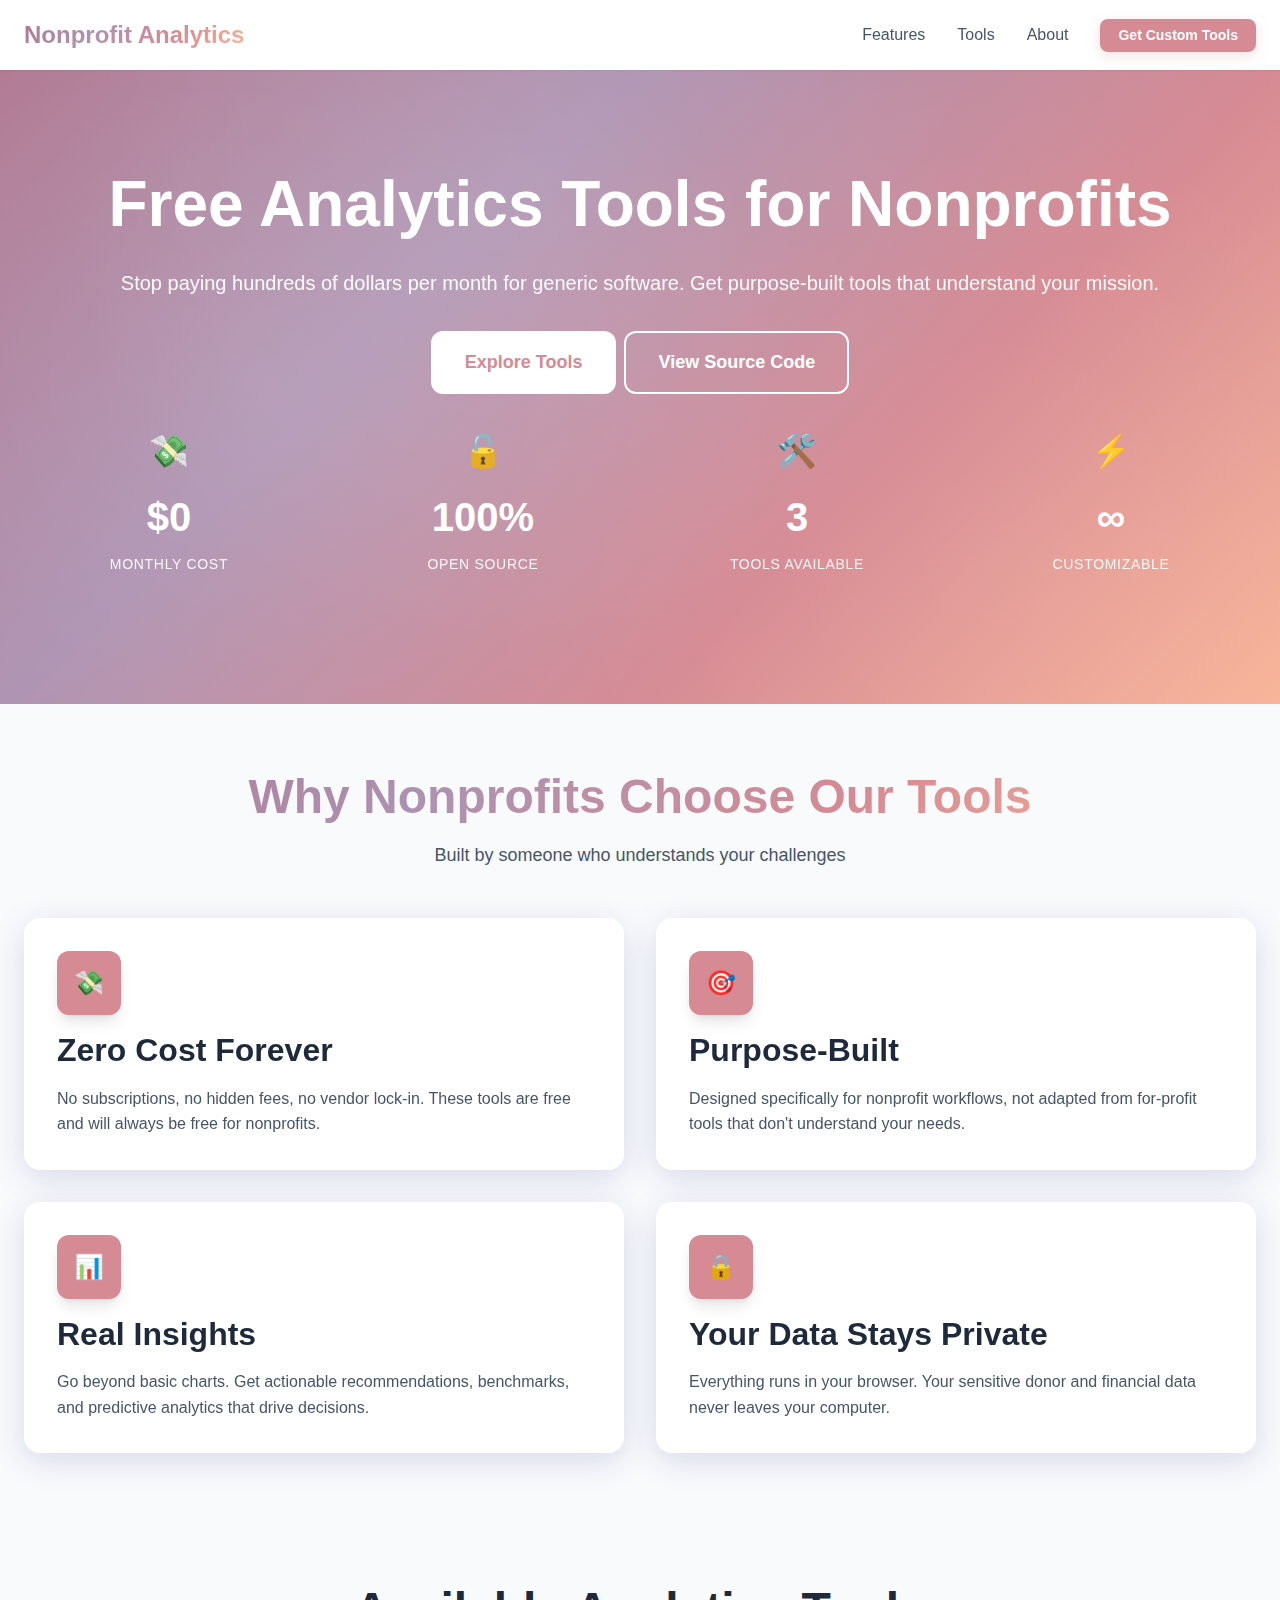
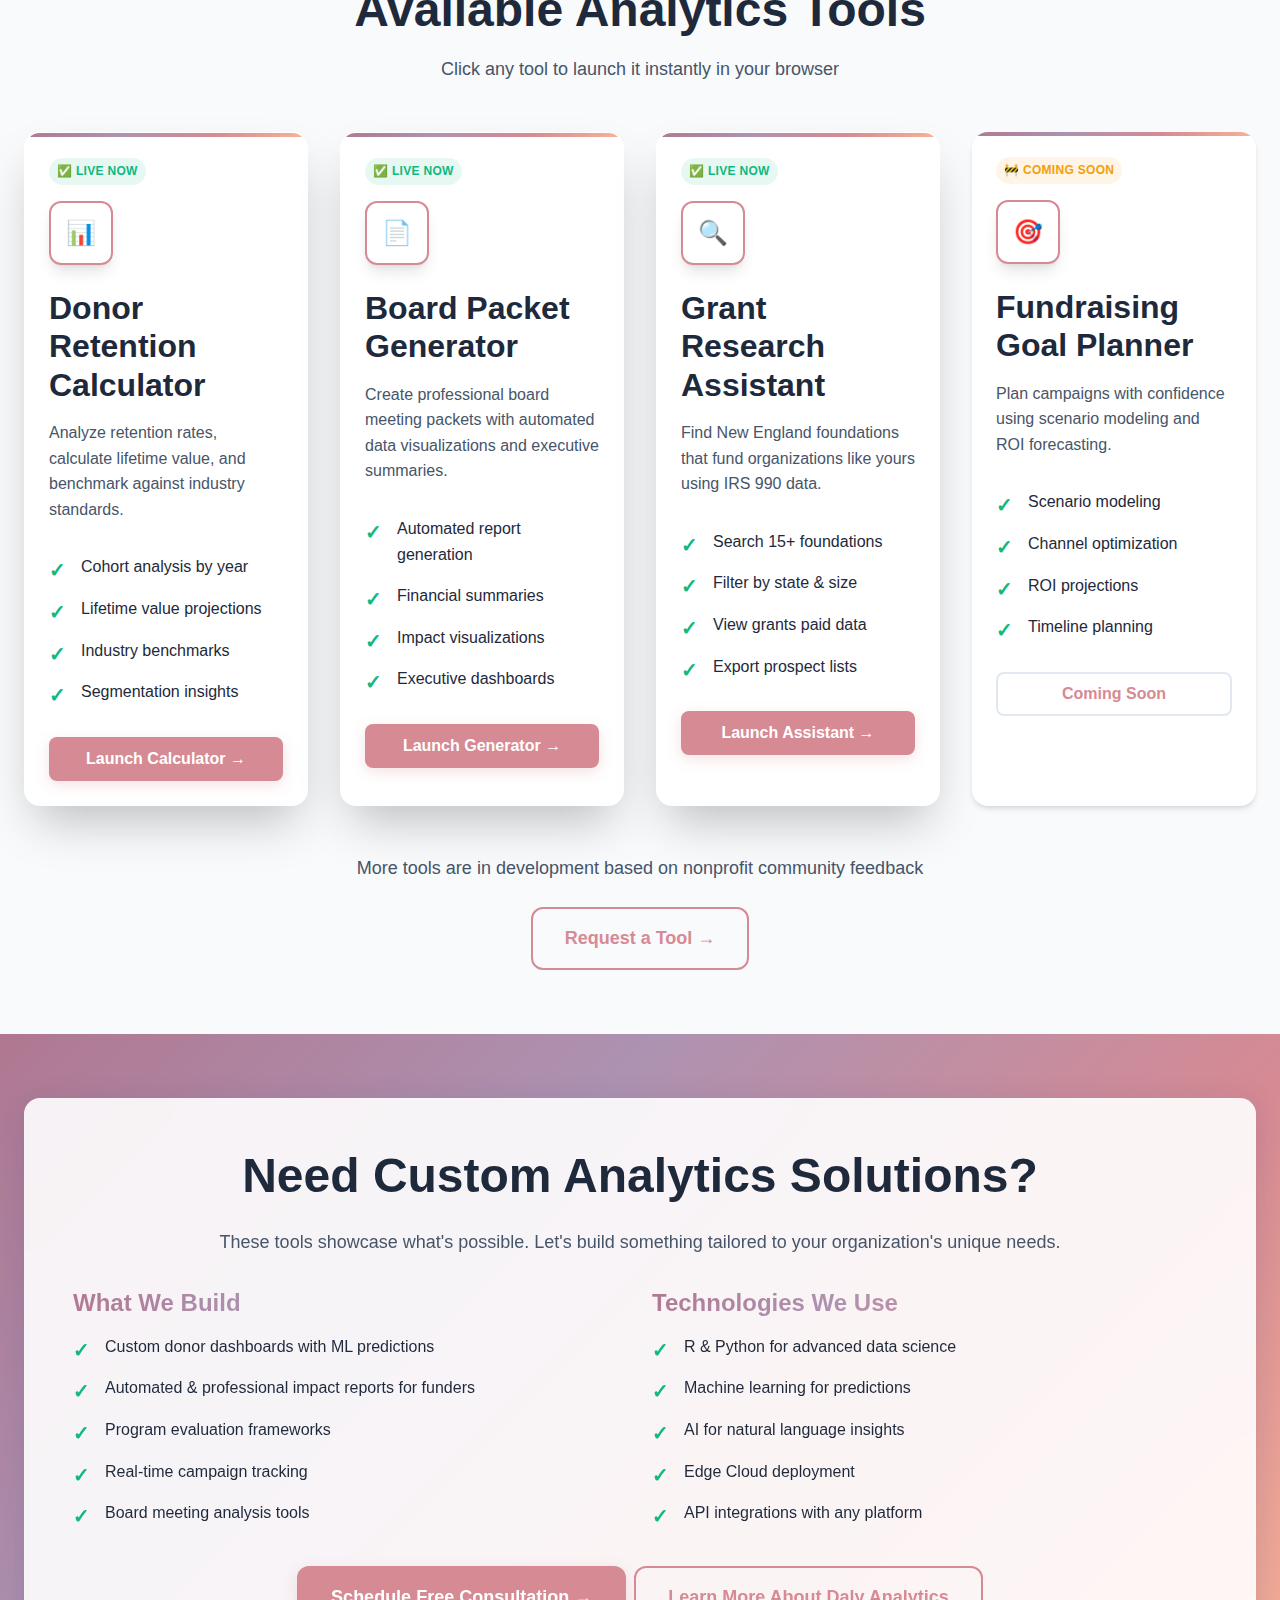
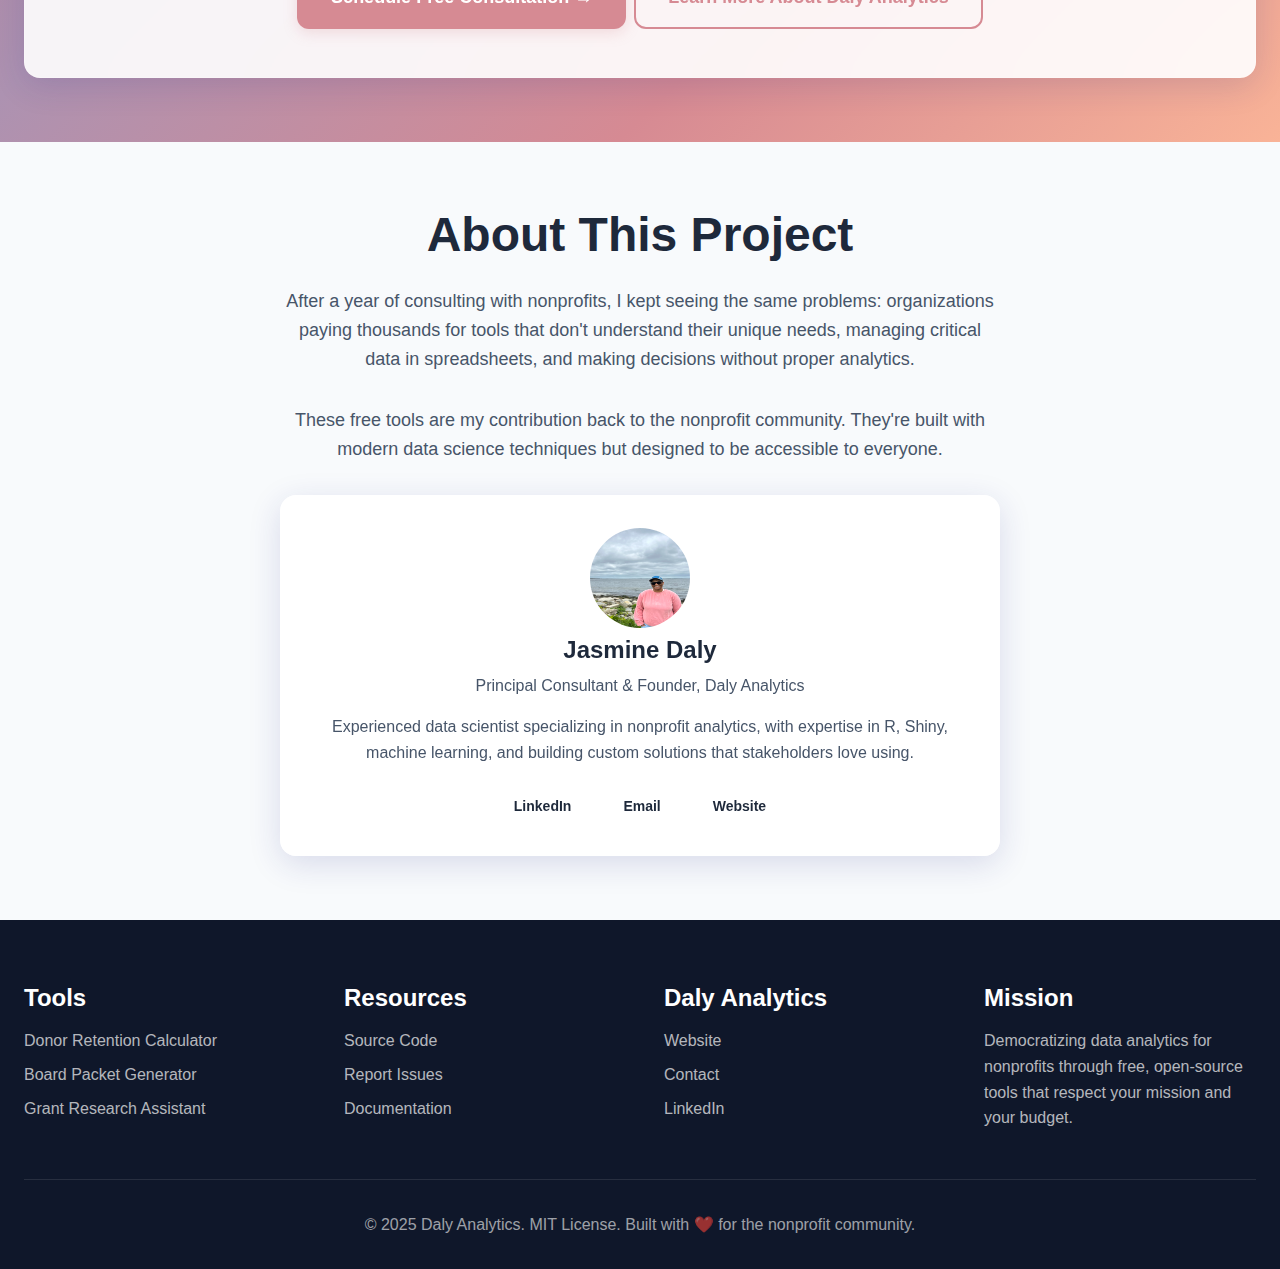
<file: index.html>
<!DOCTYPE html>
<html lang="en">
<head>
    <meta charset="UTF-8">
    <meta name="viewport" content="width=device-width, initial-scale=1.0">
    <title>Free Nonprofit Analytics Tools | Daly Analytics</title>
    <meta name="description" content="Free analytics tools built specifically for nonprofits. Calculate donor retention, create board meeting packets, track grants, and plan fundraising campaigns with data-driven insights.">
    <meta name="keywords" content="nonprofit analytics, donor retention, grant tracking, fundraising tools, nonprofit CRM, data analysis">
    
    <meta property="og:title" content="Free Nonprofit Analytics Tools | Daly Analytics">
    <meta property="og:description" content="Replace expensive subscriptions with free tools built specifically for nonprofits.">
    <meta property="og:type" content="website">
    <meta property="og:url" content="https://dalyanalytics.github.io/nonprofit-analytics-tools/">
    
    <link rel="stylesheet" href="./assets/css/style.css">
</head>
<body>
    <nav class="navbar">
        <div class="container">
            <div class="navbar-container">
                <a href="#" class="navbar-brand">
                    <span class="text-gradient">Nonprofit Analytics</span>
                </a>
                <ul class="navbar-menu">
                    <li><a href="#features" class="navbar-link">Features</a></li>
                    <li><a href="#tools" class="navbar-link">Tools</a></li>
                    <li><a href="#about" class="navbar-link">About</a></li>
                    <li><a href="https://www.dalyanalytics.com/contact" class="btn btn-primary btn-sm">Get Custom Tools</a></li>
                </ul>
            </div>
        </div>
    </nav>

    <section class="hero-pattern text-white">
        <div class="container">
            <div class="section-lg text-center">
                <h1 class="text-white animate-fade-in">Free Analytics Tools for Nonprofits</h1>
                <p class="text-xl mb-xl text-white" style="opacity: 0.95;">
                    Stop paying hundreds of dollars per month for generic software. Get purpose-built tools that understand your mission.
                </p>
                <div class="btn-group justify-center">
                    <a href="#tools" class="btn btn-lg" style="background: white; color: var(--primary-color);">
                        Explore Tools
                    </a>
                    <a href="https://github.com/dalyanalytics/nonprofit-analytics-tools" class="btn btn-lg btn-outline" style="border-color: white; color: white;">
                        View Source Code
                    </a>
                </div>
                
                <div class="grid grid-cols-4 md:grid-cols-4 sm:grid-cols-2 gap-lg mt-3xl">
                    <div class="stat-card animate-slide-up">
                        <div style="font-size: 2rem; margin-bottom: 0.5rem; color: white;">💸</div>
                        <div class="stat-value" style="color: white !important;">$0</div>
                        <div class="stat-label" style="color: white !important; opacity: 0.9;">Monthly Cost</div>
                    </div>
                    <div class="stat-card animate-slide-up" style="animation-delay: 0.1s;">
                        <div style="font-size: 2rem; margin-bottom: 0.5rem; color: white;">🔓</div>
                        <div class="stat-value" style="color: white !important;">100%</div>
                        <div class="stat-label" style="color: white !important; opacity: 0.9;">Open Source</div>
                    </div>
                    <div class="stat-card animate-slide-up" style="animation-delay: 0.2s;">
                        <div style="font-size: 2rem; margin-bottom: 0.5rem; color: white;">🛠️</div>
                        <div class="stat-value" style="color: white !important;">3</div>
                        <div class="stat-label" style="color: white !important; opacity: 0.9;">Tools Available</div>
                    </div>
                    <div class="stat-card animate-slide-up" style="animation-delay: 0.3s;">
                        <div style="font-size: 2rem; margin-bottom: 0.5rem; color: white;">⚡</div>
                        <div class="stat-value" style="color: white !important;">∞</div>
                        <div class="stat-label" style="color: white !important; opacity: 0.9;">Customizable</div>
                    </div>
                </div>
            </div>
        </div>
    </section>

    <section id="features" class="section bg-secondary">
        <div class="container">
            <div class="text-center mb-2xl">
                <h2 class="text-gradient">Why Nonprofits Choose Our Tools</h2>
                <p class="text-lg text-secondary">Built by someone who understands your challenges</p>
            </div>
            
            <div class="grid grid-cols-2 md:grid-cols-2 sm:grid-cols-1 gap-xl">
                <div class="card card-glass p-xl animate-fade-in">
                    <div class="feature-icon">💸</div>
                    <h3>Zero Cost Forever</h3>
                    <p class="text-secondary">
                        No subscriptions, no hidden fees, no vendor lock-in. These tools are free and will always be free for nonprofits.
                    </p>
                </div>
                
                <div class="card card-glass p-xl animate-fade-in" style="animation-delay: 0.1s;">
                    <div class="feature-icon">🎯</div>
                    <h3>Purpose-Built</h3>
                    <p class="text-secondary">
                        Designed specifically for nonprofit workflows, not adapted from for-profit tools that don't understand your needs.
                    </p>
                </div>
                
                <div class="card card-glass p-xl animate-fade-in" style="animation-delay: 0.2s;">
                    <div class="feature-icon">📊</div>
                    <h3>Real Insights</h3>
                    <p class="text-secondary">
                        Go beyond basic charts. Get actionable recommendations, benchmarks, and predictive analytics that drive decisions.
                    </p>
                </div>
                
                <div class="card card-glass p-xl animate-fade-in" style="animation-delay: 0.3s;">
                    <div class="feature-icon">🔒</div>
                    <h3>Your Data Stays Private</h3>
                    <p class="text-secondary">
                        Everything runs in your browser. Your sensitive donor and financial data never leaves your computer.
                    </p>
                </div>
            </div>
        </div>
    </section>

    <section id="tools" class="section">
        <div class="container">
            <div class="text-center mb-2xl">
                <h2>Available Analytics Tools</h2>
                <p class="text-lg text-secondary">Click any tool to launch it instantly in your browser</p>
            </div>
            
            <div class="grid grid-cols-4 lg:grid-cols-4 md:grid-cols-2 sm:grid-cols-1 gap-xl">
                <div class="card card-gradient card-floating animate-scale">
                    <div class="card-body">
                        <div class="badge badge-success mb-md">✅ Live Now</div>
                        <div class="feature-icon feature-icon-outline mb-lg">📊</div>
                        <h3>Donor Retention Calculator</h3>
                        <p class="text-secondary mb-lg">
                            Analyze retention rates, calculate lifetime value, and benchmark against industry standards.
                        </p>
                        <ul class="list-feature mb-lg">
                            <li>Cohort analysis by year</li>
                            <li>Lifetime value projections</li>
                            <li>Industry benchmarks</li>
                            <li>Segmentation insights</li>
                        </ul>
                        <a href="./donor-retention-calculator/" class="btn btn-primary w-full" target="_blank">
                            Launch Calculator →
                        </a>
                    </div>
                </div>
                
                <div class="card card-gradient card-floating animate-scale" style="animation-delay: 0.1s;">
                    <div class="card-body">
                        <div class="badge badge-success mb-md">✅ Live Now</div>
                        <div class="feature-icon feature-icon-outline mb-lg">📄</div>
                        <h3>Board Packet Generator</h3>
                        <p class="text-secondary mb-lg">
                            Create professional board meeting packets with automated data visualizations and executive summaries.
                        </p>
                        <ul class="list-feature mb-lg">
                            <li>Automated report generation</li>
                            <li>Financial summaries</li>
                            <li>Impact visualizations</li>
                            <li>Executive dashboards</li>
                        </ul>
                        <a href="./board-packet-generator/" class="btn btn-primary w-full" target="_blank">
                            Launch Generator →
                        </a>
                    </div>
                </div>
                
                <div class="card card-gradient card-floating animate-scale" style="animation-delay: 0.2s;">
                    <div class="card-body">
                        <div class="badge badge-success mb-md">✅ Live Now</div>
                        <div class="feature-icon feature-icon-outline mb-lg">🔍</div>
                        <h3>Grant Research Assistant</h3>
                        <p class="text-secondary mb-lg">
                            Find New England foundations that fund organizations like yours using IRS 990 data.
                        </p>
                        <ul class="list-feature mb-lg">
                            <li>Search 15+ foundations</li>
                            <li>Filter by state & size</li>
                            <li>View grants paid data</li>
                            <li>Export prospect lists</li>
                        </ul>
                        <a href="https://dalyanalytics.shinyapps.io/grant-research-assistant/" class="btn btn-primary w-full" target="_blank">
                            Launch Assistant →
                        </a>
                    </div>
                </div>

                <div class="card card-gradient animate-scale" style="animation-delay: 0.3s;">
                    <div class="card-body">
                        <div class="badge badge-warning mb-md">🚧 Coming Soon</div>
                        <div class="feature-icon feature-icon-outline mb-lg">🎯</div>
                        <h3>Fundraising Goal Planner</h3>
                        <p class="text-secondary mb-lg">
                            Plan campaigns with confidence using scenario modeling and ROI forecasting.
                        </p>
                        <ul class="list-feature mb-lg">
                            <li>Scenario modeling</li>
                            <li>Channel optimization</li>
                            <li>ROI projections</li>
                            <li>Timeline planning</li>
                        </ul>
                        <button class="btn btn-secondary w-full" disabled>
                            Coming Soon
                        </button>
                    </div>
                </div>
            </div>
            
            <div class="text-center mt-2xl">
                <p class="text-lg text-secondary mb-lg">
                    More tools are in development based on nonprofit community feedback
                </p>
                <a href="https://github.com/dalyanalytics/nonprofit-analytics-tools/issues" class="btn btn-outline btn-lg">
                    Request a Tool →
                </a>
            </div>
        </div>
    </section>

    <section class="section" style="background: var(--primary-gradient);">
        <div class="container">
            <div class="card card-glass p-2xl">
                <div class="text-center">
                    <h2 class="mb-lg">Need Custom Analytics Solutions?</h2>
                    <p class="text-lg text-secondary mb-xl">
                        These tools showcase what's possible. Let's build something tailored to your organization's unique needs.
                    </p>
                    
                    <div class="grid grid-cols-2 md:grid-cols-2 sm:grid-cols-1 gap-lg mb-xl">
                        <div class="text-left">
                            <h4 class="text-gradient">What We Build</h4>
                            <ul class="list-feature">
                                <li>Custom donor dashboards with ML predictions</li>
                                <li>Automated & professional impact reports for funders</li>
                                <li>Program evaluation frameworks</li>
                                <li>Real-time campaign tracking</li>
                                <li>Board meeting analysis tools</li>
                            </ul>
                        </div>
                        <div class="text-left">
                            <h4 class="text-gradient">Technologies We Use</h4>
                            <ul class="list-feature">
                                <li>R & Python for advanced data science</li>
                                <li>Machine learning for predictions</li>
                                <li>AI for natural language insights</li>
                                <li>Edge Cloud deployment</li>
                                <li>API integrations with any platform</li>
                            </ul>
                        </div>
                    </div>
                    
                    <div class="btn-group justify-center">
                        <a href="https://www.dalyanalytics.com/contact" class="btn btn-primary btn-lg">
                            Schedule Free Consultation →
                        </a>
                        <a href="https://www.dalyanalytics.com" class="btn btn-outline btn-lg">
                            Learn More About Daly Analytics
                        </a>
                    </div>
                </div>
            </div>
        </div>
    </section>

    <section id="about" class="section bg-secondary">
        <div class="container container-md">
            <div class="text-center">
                <h2 class="mb-lg">About This Project</h2>
                <p class="text-lg text-secondary mb-xl">
                    After a year of consulting with nonprofits, I kept seeing the same problems: 
                    organizations paying thousands for tools that don't understand their unique needs, 
                    managing critical data in spreadsheets, and making decisions without proper analytics.
                </p>
                <p class="text-lg text-secondary mb-xl">
                    These free tools are my contribution back to the nonprofit community. They're built 
                    with modern data science techniques but designed to be accessible to everyone.
                </p>
                <div class="card card-glass p-xl">
                    <img src="assets/profile_picture_2024.jpeg" alt="Jasmine Daly" class="mb-md" style="width: 100px; height: 100px; border-radius: 50%; margin: 0 auto;">
                    <h4>Jasmine Daly</h4>
                    <p class="text-secondary mb-md">Principal Consultant & Founder, Daly Analytics</p>
                    <p class="text-secondary">
                        Experienced data scientist specializing in nonprofit analytics, with expertise in R, Shiny, 
                        machine learning, and building custom solutions that stakeholders love using.
                    </p>
                    <div class="flex gap-md justify-center mt-lg">
                        <a href="https://www.linkedin.com/in/jasminemdaly/" class="btn btn-ghost btn-sm">LinkedIn</a>
                        <a href="mailto:hello@dalyanalytics.com" class="btn btn-ghost btn-sm">Email</a>
                        <a href="https://www.dalyanalytics.com" class="btn btn-ghost btn-sm">Website</a>
                    </div>
                </div>
            </div>
        </div>
    </section>

    <footer class="footer">
        <div class="container">
            <div class="footer-content">
                <div class="footer-section">
                    <h4>Tools</h4>
                    <ul class="list-unstyled">
                        <li class="mb-sm"><a href="./donor-retention-calculator/" class="footer-link">Donor Retention Calculator</a></li>
                        <li class="mb-sm"><a href="./board-packet-generator/" class="footer-link">Board Packet Generator</a></li>
                        <li class="mb-sm"><a href="https://dalyanalytics.shinyapps.io/grant-research-assistant/" class="footer-link">Grant Research Assistant</a></li>
                    </ul>
                </div>
                <div class="footer-section">
                    <h4>Resources</h4>
                    <ul class="list-unstyled">
                        <li class="mb-sm"><a href="https://github.com/dalyanalytics/nonprofit-analytics-tools" class="footer-link">Source Code</a></li>
                        <li class="mb-sm"><a href="https://github.com/dalyanalytics/nonprofit-analytics-tools/issues" class="footer-link">Report Issues</a></li>
                        <li class="mb-sm"><a href="#" class="footer-link">Documentation</a></li>
                    </ul>
                </div>
                <div class="footer-section">
                    <h4>Daly Analytics</h4>
                    <ul class="list-unstyled">
                        <li class="mb-sm"><a href="https://www.dalyanalytics.com" class="footer-link">Website</a></li>
                        <li class="mb-sm"><a href="https://www.dalyanalytics.com/contact" class="footer-link">Contact</a></li>
                        <li class="mb-sm"><a href="https://www.linkedin.com/in/jasminemdaly/" class="footer-link">LinkedIn</a></li>
                    </ul>
                </div>
                <div class="footer-section">
                    <h4>Mission</h4>
                    <p style="color: rgba(255,255,255,0.7); line-height: 1.6;">
                        Democratizing data analytics for nonprofits through free, 
                        open-source tools that respect your mission and your budget.
                    </p>
                </div>
            </div>
            <div class="footer-bottom">
                <p>© 2025 Daly Analytics. MIT License. Built with ❤️ for the nonprofit community.</p>
            </div>
        </div>
    </footer>
</body>
</html>
</file>
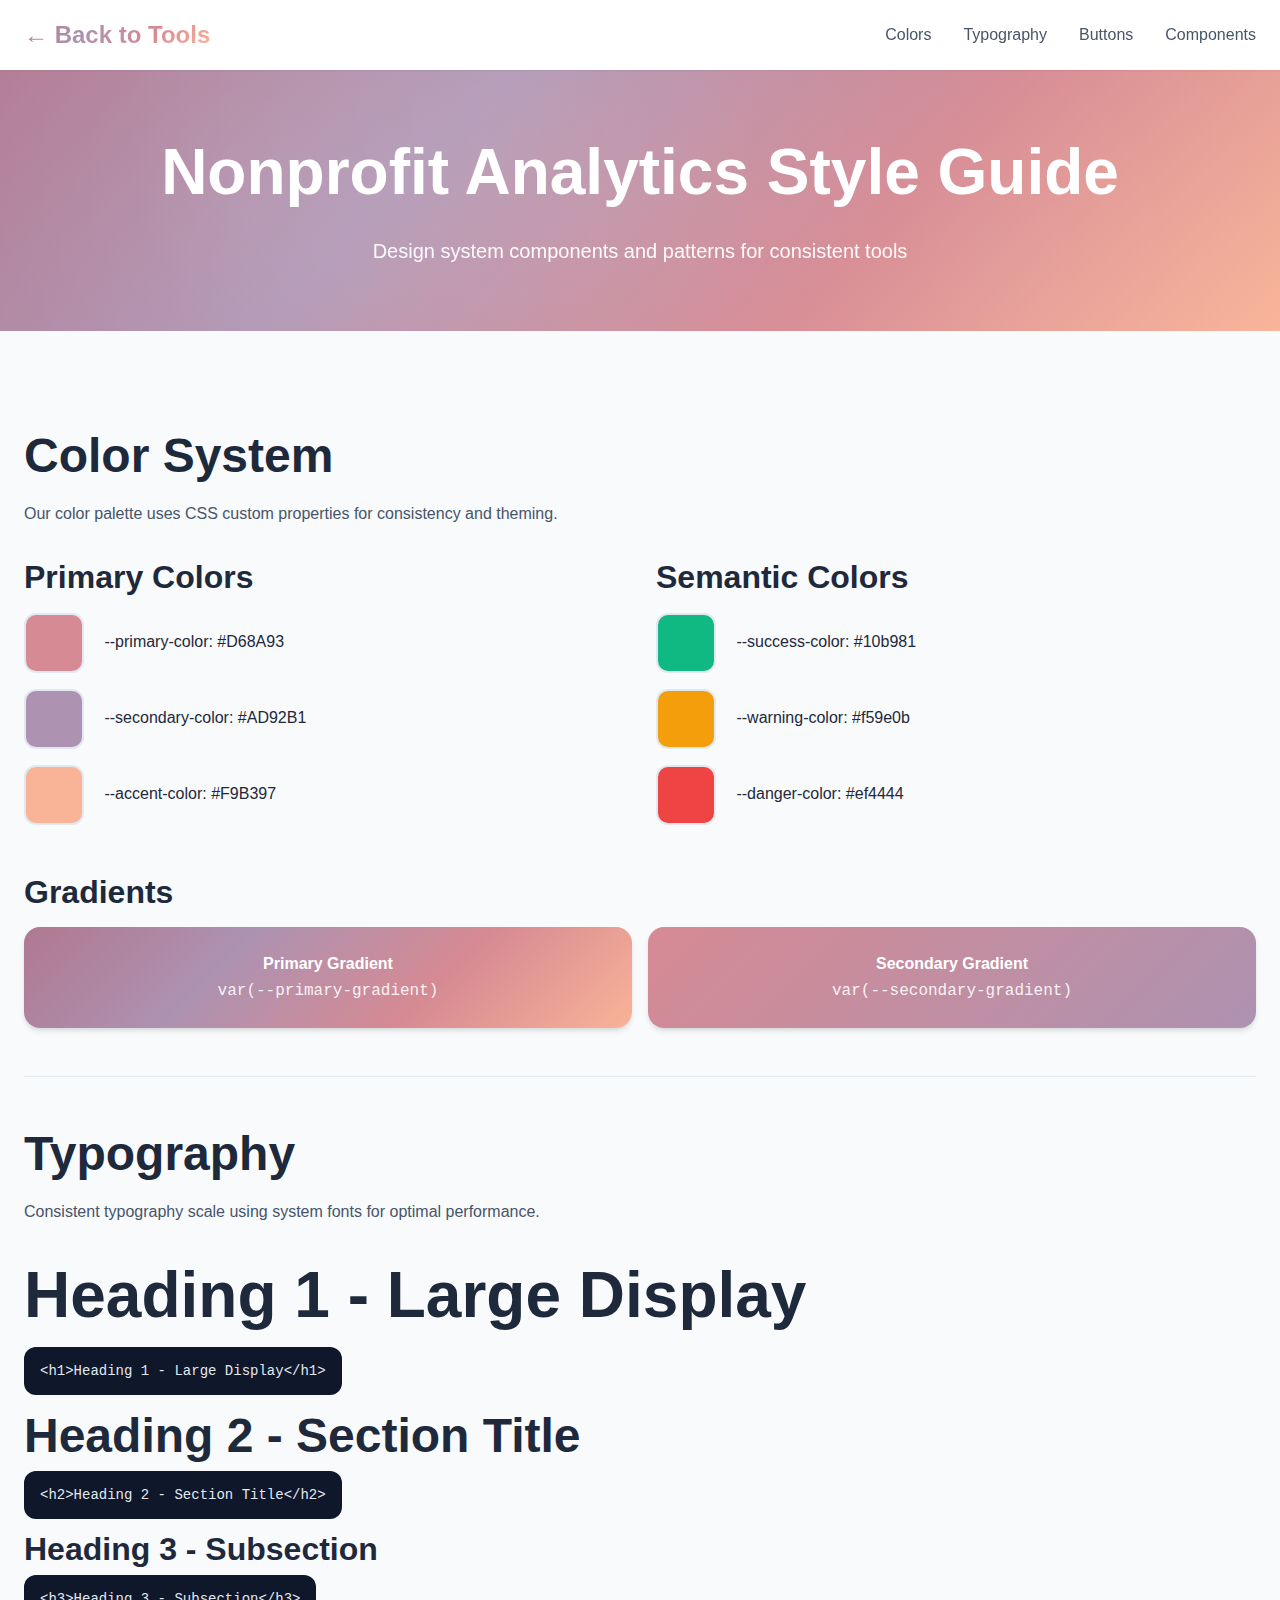
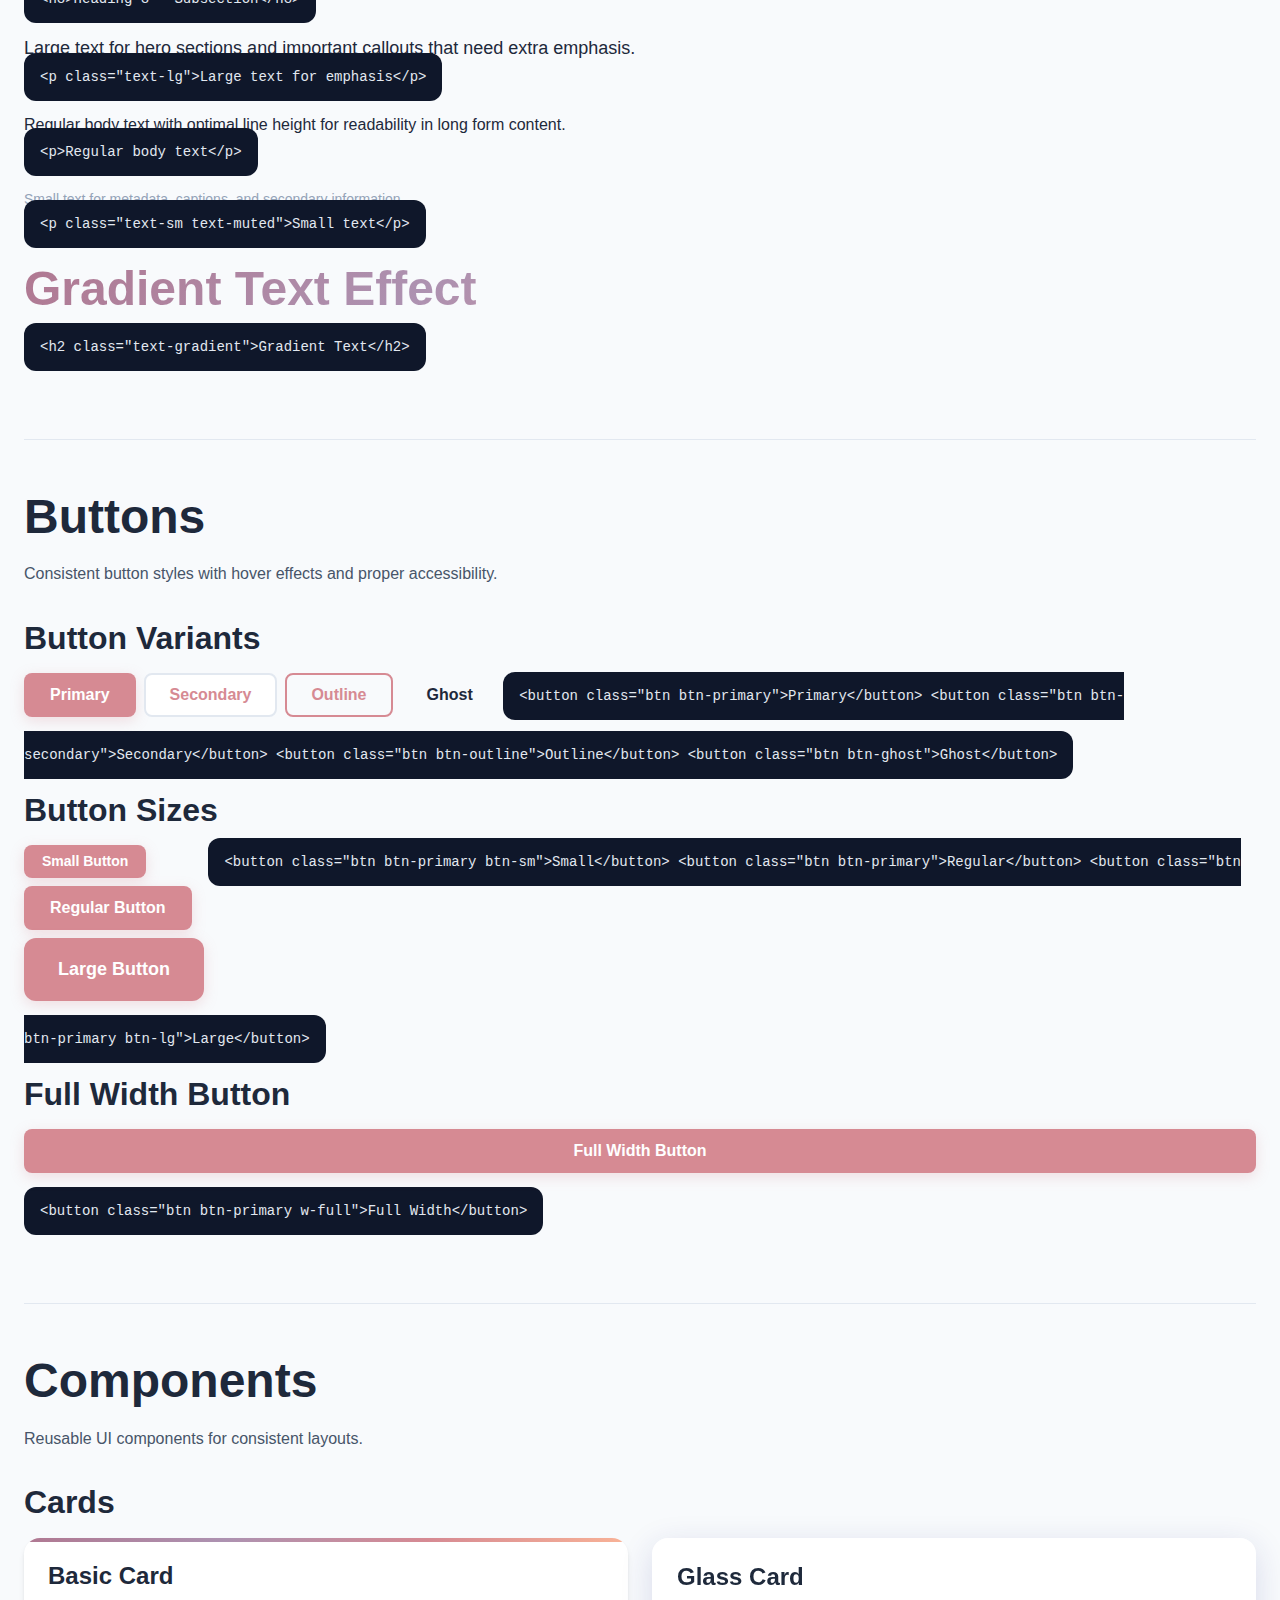
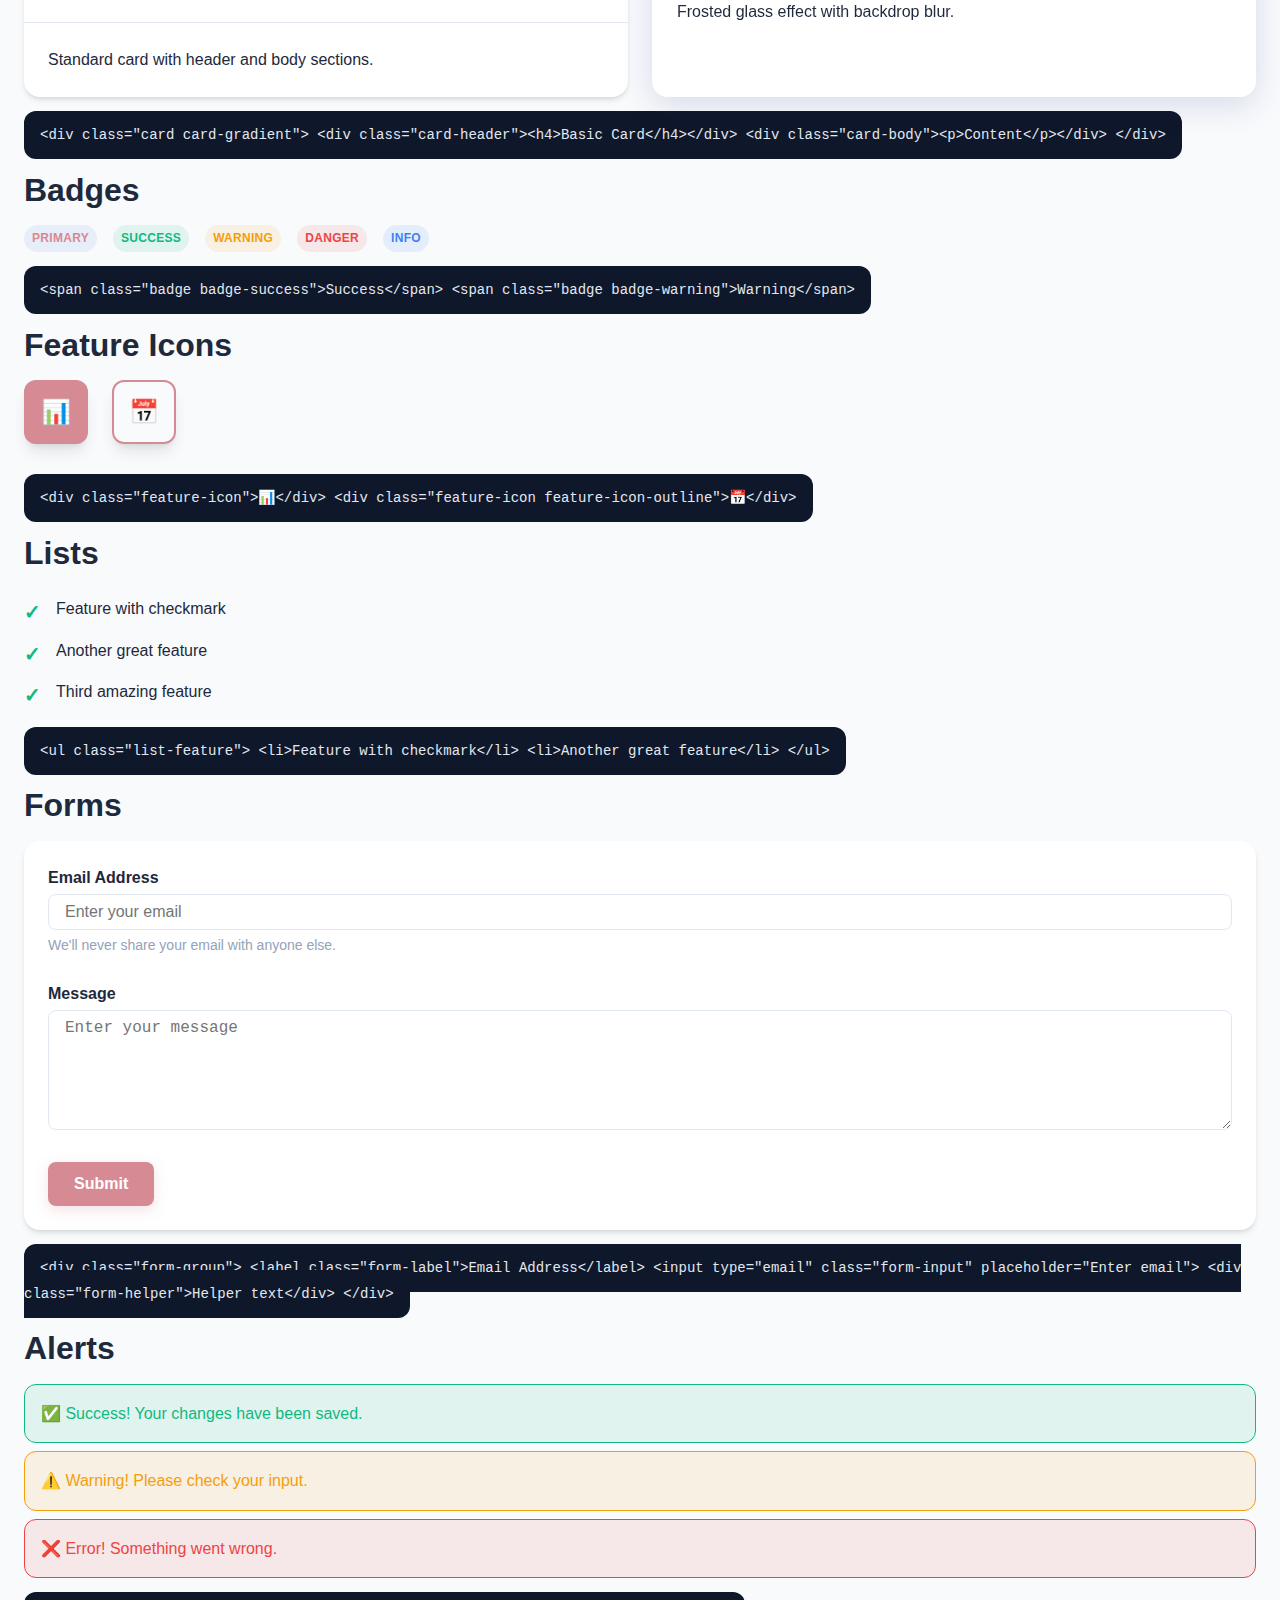
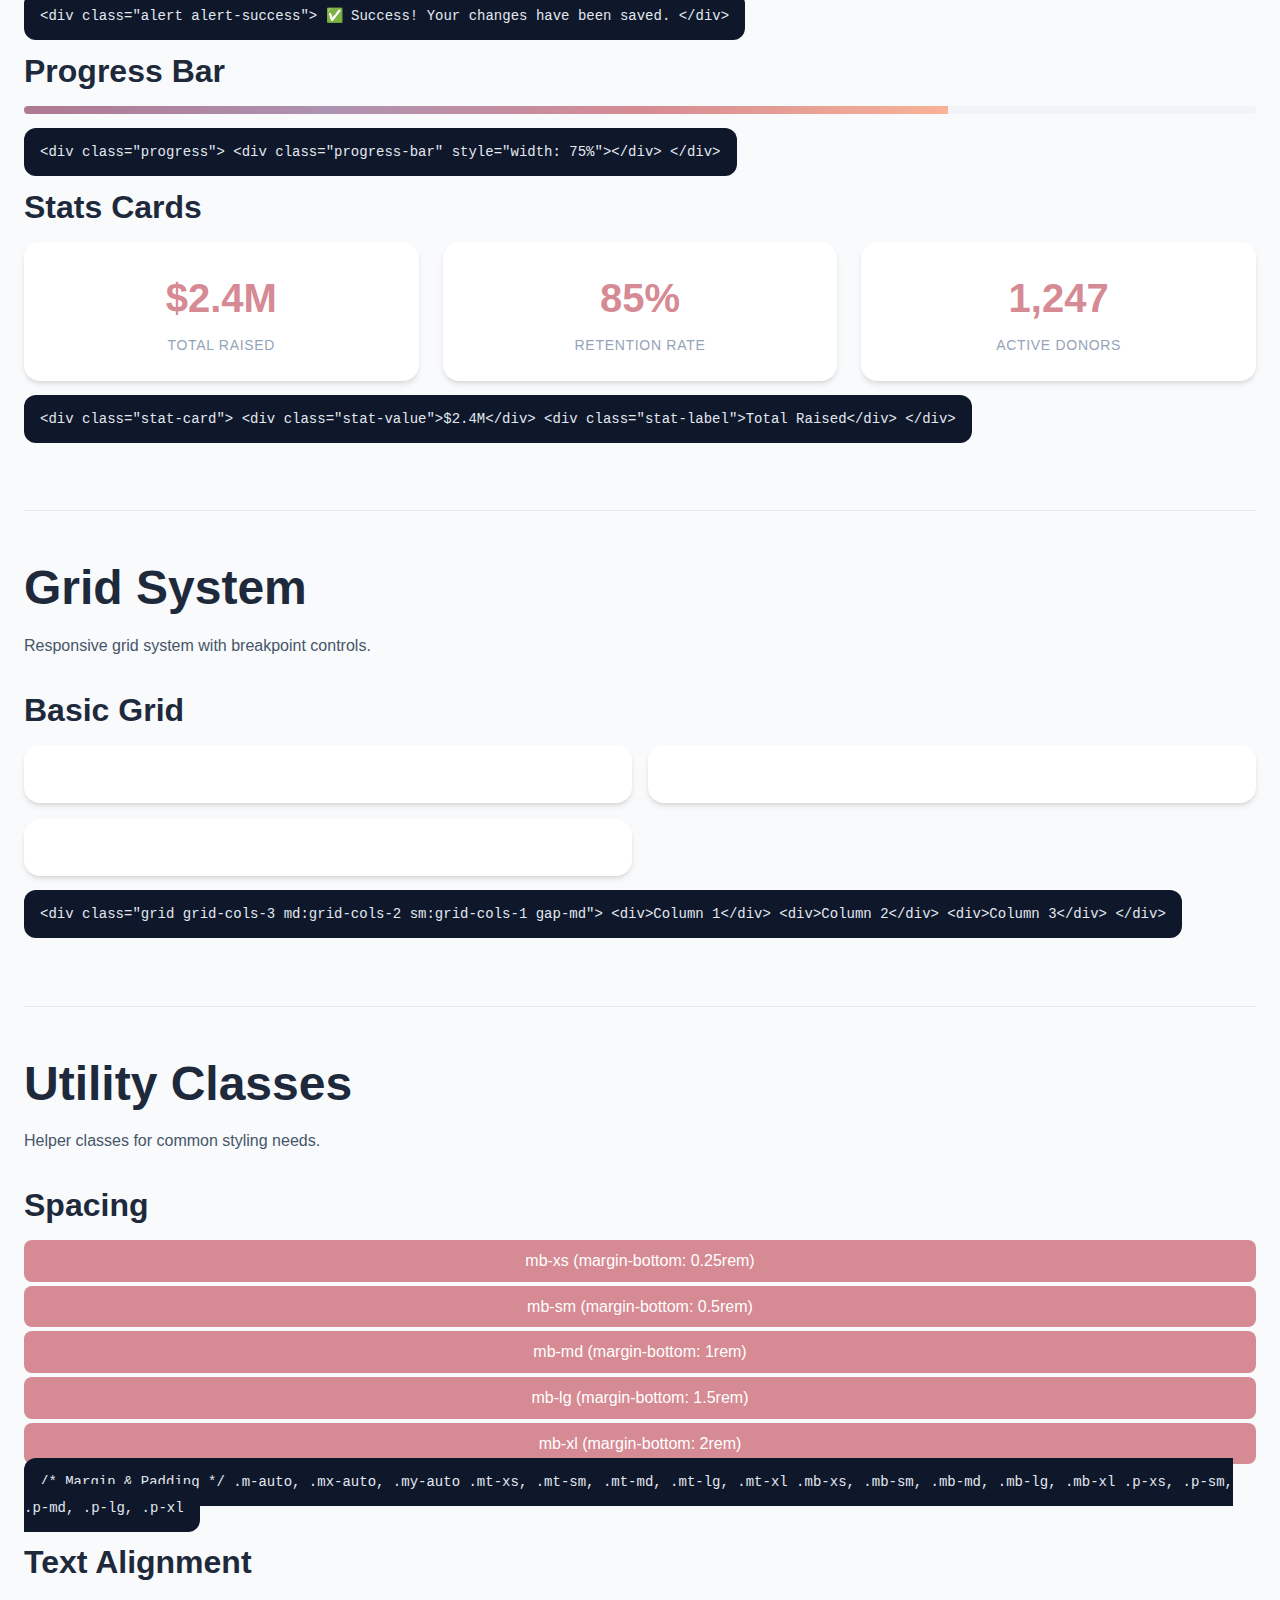
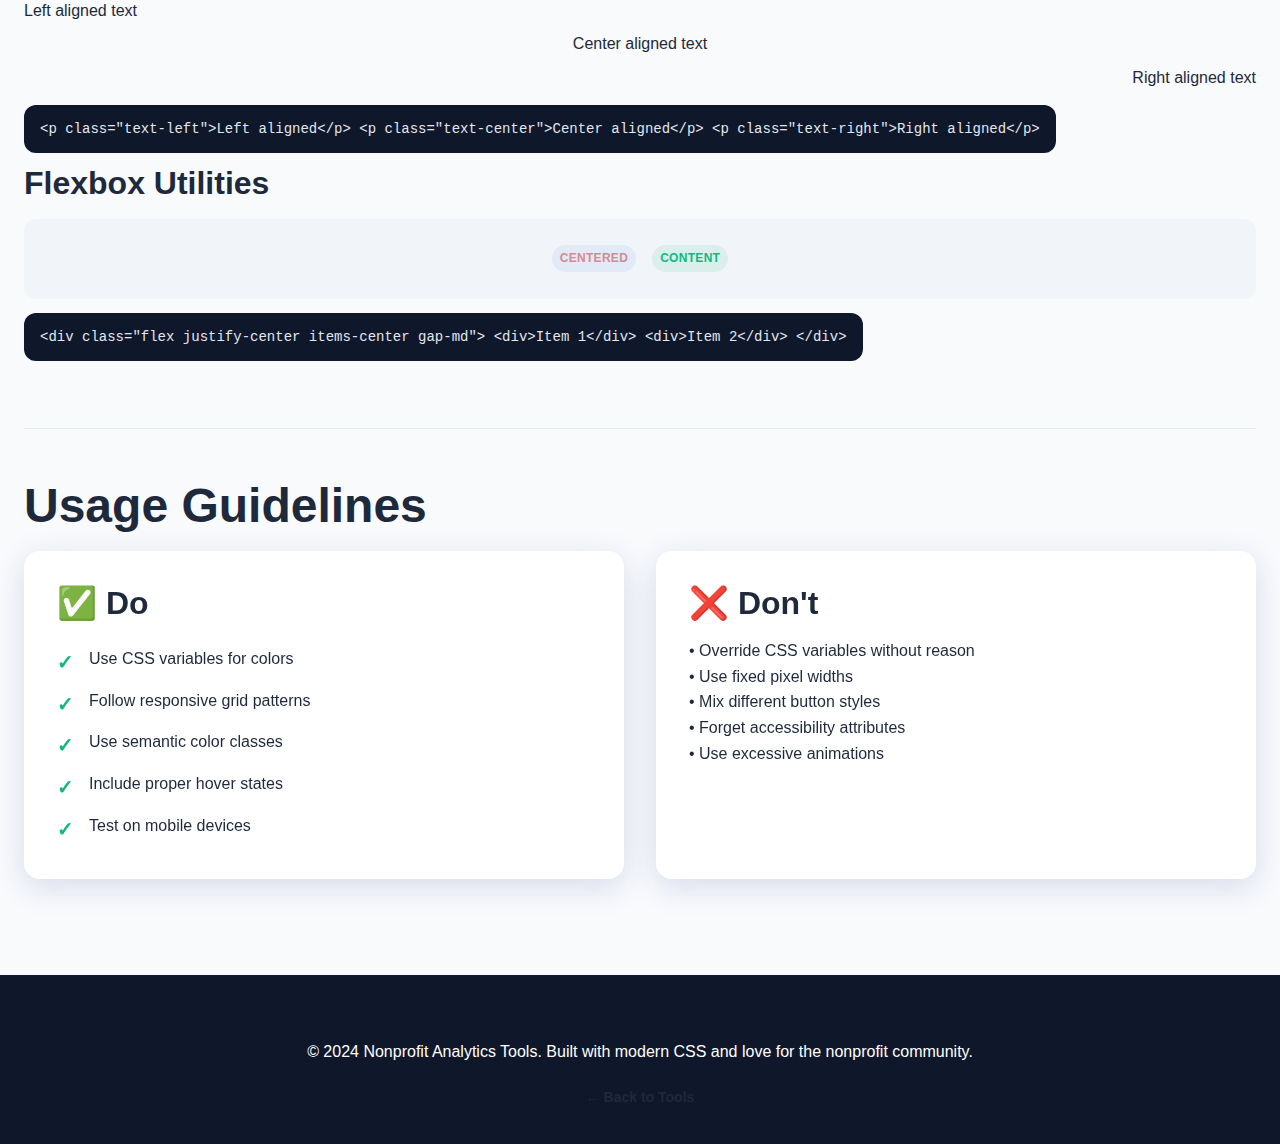
<file: style-guide.html>
<!DOCTYPE html>
<html lang="en">
<head>
    <meta charset="UTF-8">
    <meta name="viewport" content="width=device-width, initial-scale=1.0">
    <title>Style Guide | Nonprofit Analytics Tools</title>
    <link rel="stylesheet" href="./assets/css/style.css">
    <style>
        .demo-section {
            padding: var(--spacing-2xl) 0;
            border-bottom: 1px solid var(--border-color);
        }
        .demo-section:last-child {
            border-bottom: none;
        }
        .code-snippet {
            background: var(--bg-dark);
            color: #e2e8f0;
            padding: var(--spacing-md);
            border-radius: var(--border-radius);
            font-family: var(--font-mono);
            font-size: 0.875rem;
            overflow-x: auto;
            margin: var(--spacing-md) 0;
        }
        .component-grid {
            display: grid;
            gap: var(--spacing-lg);
            margin: var(--spacing-xl) 0;
        }
        .color-swatch {
            width: 60px;
            height: 60px;
            border-radius: var(--border-radius);
            border: 2px solid var(--border-color);
            display: inline-block;
            margin-right: var(--spacing-md);
            vertical-align: middle;
        }
        .spacing-demo {
            background: var(--primary-color);
            color: white;
            text-align: center;
            padding: var(--spacing-sm);
            margin: var(--spacing-xs) 0;
            border-radius: var(--border-radius-sm);
        }
    </style>
</head>
<body>
    <nav class="navbar">
        <div class="container">
            <div class="navbar-container">
                <a href="./" class="navbar-brand">
                    <span class="text-gradient">← Back to Tools</span>
                </a>
                <ul class="navbar-menu">
                    <li><a href="#colors" class="navbar-link">Colors</a></li>
                    <li><a href="#typography" class="navbar-link">Typography</a></li>
                    <li><a href="#buttons" class="navbar-link">Buttons</a></li>
                    <li><a href="#components" class="navbar-link">Components</a></li>
                </ul>
            </div>
        </div>
    </nav>

    <div class="hero-pattern text-white">
        <div class="container">
            <div class="section text-center">
                <h1 class="text-white">Nonprofit Analytics Style Guide</h1>
                <p class="text-xl" style="opacity: 0.95;">
                    Design system components and patterns for consistent tools
                </p>
            </div>
        </div>
    </div>

    <div class="container" style="padding: var(--spacing-2xl) var(--spacing-lg);">
        
        <section id="colors" class="demo-section">
            <h2>Color System</h2>
            <p class="text-secondary mb-xl">Our color palette uses CSS custom properties for consistency and theming.</p>
            
            <div class="grid grid-cols-2 md:grid-cols-2 sm:grid-cols-1 gap-xl">
                <div>
                    <h3>Primary Colors</h3>
                    <div class="mb-md">
                        <span class="color-swatch" style="background: var(--primary-color);"></span>
                        <span class="font-mono">--primary-color: #D68A93</span>
                    </div>
                    <div class="mb-md">
                        <span class="color-swatch" style="background: var(--secondary-color);"></span>
                        <span class="font-mono">--secondary-color: #AD92B1</span>
                    </div>
                    <div class="mb-md">
                        <span class="color-swatch" style="background: var(--accent-color);"></span>
                        <span class="font-mono">--accent-color: #F9B397</span>
                    </div>
                </div>
                <div>
                    <h3>Semantic Colors</h3>
                    <div class="mb-md">
                        <span class="color-swatch" style="background: var(--success-color);"></span>
                        <span class="font-mono">--success-color: #10b981</span>
                    </div>
                    <div class="mb-md">
                        <span class="color-swatch" style="background: var(--warning-color);"></span>
                        <span class="font-mono">--warning-color: #f59e0b</span>
                    </div>
                    <div class="mb-md">
                        <span class="color-swatch" style="background: var(--danger-color);"></span>
                        <span class="font-mono">--danger-color: #ef4444</span>
                    </div>
                </div>
            </div>
            
            <h3 class="mt-xl">Gradients</h3>
            <div class="grid grid-cols-2 md:grid-cols-2 sm:grid-cols-1 gap-md">
                <div class="card p-lg text-center text-white" style="background: var(--primary-gradient);">
                    <strong>Primary Gradient</strong><br>
                    <code style="color: rgba(255,255,255,0.9);">var(--primary-gradient)</code>
                </div>
                <div class="card p-lg text-center text-white" style="background: var(--secondary-gradient);">
                    <strong>Secondary Gradient</strong><br>
                    <code style="color: rgba(255,255,255,0.9);">var(--secondary-gradient)</code>
                </div>
            </div>
        </section>

        <section id="typography" class="demo-section">
            <h2>Typography</h2>
            <p class="text-secondary mb-xl">Consistent typography scale using system fonts for optimal performance.</p>
            
            <div class="component-grid">
                <div>
                    <h1>Heading 1 - Large Display</h1>
                    <code class="code-snippet">&lt;h1&gt;Heading 1 - Large Display&lt;/h1&gt;</code>
                </div>
                
                <div>
                    <h2>Heading 2 - Section Title</h2>
                    <code class="code-snippet">&lt;h2&gt;Heading 2 - Section Title&lt;/h2&gt;</code>
                </div>
                
                <div>
                    <h3>Heading 3 - Subsection</h3>
                    <code class="code-snippet">&lt;h3&gt;Heading 3 - Subsection&lt;/h3&gt;</code>
                </div>
                
                <div>
                    <p class="text-lg">Large text for hero sections and important callouts that need extra emphasis.</p>
                    <code class="code-snippet">&lt;p class="text-lg"&gt;Large text for emphasis&lt;/p&gt;</code>
                </div>
                
                <div>
                    <p>Regular body text with optimal line height for readability in long form content.</p>
                    <code class="code-snippet">&lt;p&gt;Regular body text&lt;/p&gt;</code>
                </div>
                
                <div>
                    <p class="text-sm text-muted">Small text for metadata, captions, and secondary information.</p>
                    <code class="code-snippet">&lt;p class="text-sm text-muted"&gt;Small text&lt;/p&gt;</code>
                </div>
                
                <div>
                    <h2 class="text-gradient">Gradient Text Effect</h2>
                    <code class="code-snippet">&lt;h2 class="text-gradient"&gt;Gradient Text&lt;/h2&gt;</code>
                </div>
            </div>
        </section>

        <section id="buttons" class="demo-section">
            <h2>Buttons</h2>
            <p class="text-secondary mb-xl">Consistent button styles with hover effects and proper accessibility.</p>
            
            <div class="component-grid">
                <div>
                    <h3>Button Variants</h3>
                    <div class="btn-group mb-lg">
                        <button class="btn btn-primary">Primary</button>
                        <button class="btn btn-secondary">Secondary</button>
                        <button class="btn btn-outline">Outline</button>
                        <button class="btn btn-ghost">Ghost</button>
                    </div>
                    <code class="code-snippet">&lt;button class="btn btn-primary"&gt;Primary&lt;/button&gt;
&lt;button class="btn btn-secondary"&gt;Secondary&lt;/button&gt;
&lt;button class="btn btn-outline"&gt;Outline&lt;/button&gt;
&lt;button class="btn btn-ghost"&gt;Ghost&lt;/button&gt;</code>
                </div>
                
                <div>
                    <h3>Button Sizes</h3>
                    <div class="btn-group mb-lg flex-col items-start">
                        <button class="btn btn-primary btn-sm">Small Button</button>
                        <button class="btn btn-primary">Regular Button</button>
                        <button class="btn btn-primary btn-lg">Large Button</button>
                    </div>
                    <code class="code-snippet">&lt;button class="btn btn-primary btn-sm"&gt;Small&lt;/button&gt;
&lt;button class="btn btn-primary"&gt;Regular&lt;/button&gt;
&lt;button class="btn btn-primary btn-lg"&gt;Large&lt;/button&gt;</code>
                </div>
                
                <div>
                    <h3>Full Width Button</h3>
                    <button class="btn btn-primary w-full mb-lg">Full Width Button</button>
                    <code class="code-snippet">&lt;button class="btn btn-primary w-full"&gt;Full Width&lt;/button&gt;</code>
                </div>
            </div>
        </section>

        <section id="components" class="demo-section">
            <h2>Components</h2>
            <p class="text-secondary mb-xl">Reusable UI components for consistent layouts.</p>
            
            <div class="component-grid">
                <div>
                    <h3>Cards</h3>
                    <div class="grid grid-cols-2 md:grid-cols-2 sm:grid-cols-1 gap-lg mb-lg">
                        <div class="card card-gradient">
                            <div class="card-header">
                                <h4>Basic Card</h4>
                            </div>
                            <div class="card-body">
                                <p>Standard card with header and body sections.</p>
                            </div>
                        </div>
                        <div class="card card-glass">
                            <div class="card-body">
                                <h4>Glass Card</h4>
                                <p>Frosted glass effect with backdrop blur.</p>
                            </div>
                        </div>
                    </div>
                    <code class="code-snippet">&lt;div class="card card-gradient"&gt;
    &lt;div class="card-header"&gt;&lt;h4&gt;Basic Card&lt;/h4&gt;&lt;/div&gt;
    &lt;div class="card-body"&gt;&lt;p&gt;Content&lt;/p&gt;&lt;/div&gt;
&lt;/div&gt;</code>
                </div>
                
                <div>
                    <h3>Badges</h3>
                    <div class="mb-lg flex gap-md flex-wrap">
                        <span class="badge badge-primary">Primary</span>
                        <span class="badge badge-success">Success</span>
                        <span class="badge badge-warning">Warning</span>
                        <span class="badge badge-danger">Danger</span>
                        <span class="badge badge-info">Info</span>
                    </div>
                    <code class="code-snippet">&lt;span class="badge badge-success"&gt;Success&lt;/span&gt;
&lt;span class="badge badge-warning"&gt;Warning&lt;/span&gt;</code>
                </div>
                
                <div>
                    <h3>Feature Icons</h3>
                    <div class="flex gap-lg mb-lg">
                        <div class="feature-icon">📊</div>
                        <div class="feature-icon feature-icon-outline">📅</div>
                    </div>
                    <code class="code-snippet">&lt;div class="feature-icon"&gt;📊&lt;/div&gt;
&lt;div class="feature-icon feature-icon-outline"&gt;📅&lt;/div&gt;</code>
                </div>
                
                <div>
                    <h3>Lists</h3>
                    <ul class="list-feature mb-lg">
                        <li>Feature with checkmark</li>
                        <li>Another great feature</li>
                        <li>Third amazing feature</li>
                    </ul>
                    <code class="code-snippet">&lt;ul class="list-feature"&gt;
    &lt;li&gt;Feature with checkmark&lt;/li&gt;
    &lt;li&gt;Another great feature&lt;/li&gt;
&lt;/ul&gt;</code>
                </div>
                
                <div>
                    <h3>Forms</h3>
                    <div class="card p-lg mb-lg">
                        <div class="form-group">
                            <label class="form-label">Email Address</label>
                            <input type="email" class="form-input" placeholder="Enter your email">
                            <div class="form-helper">We'll never share your email with anyone else.</div>
                        </div>
                        <div class="form-group">
                            <label class="form-label">Message</label>
                            <textarea class="form-textarea" placeholder="Enter your message"></textarea>
                        </div>
                        <button class="btn btn-primary">Submit</button>
                    </div>
                    <code class="code-snippet">&lt;div class="form-group"&gt;
    &lt;label class="form-label"&gt;Email Address&lt;/label&gt;
    &lt;input type="email" class="form-input" placeholder="Enter email"&gt;
    &lt;div class="form-helper"&gt;Helper text&lt;/div&gt;
&lt;/div&gt;</code>
                </div>
                
                <div>
                    <h3>Alerts</h3>
                    <div class="alert alert-success mb-sm">
                        ✅ Success! Your changes have been saved.
                    </div>
                    <div class="alert alert-warning mb-sm">
                        ⚠️ Warning! Please check your input.
                    </div>
                    <div class="alert alert-danger mb-lg">
                        ❌ Error! Something went wrong.
                    </div>
                    <code class="code-snippet">&lt;div class="alert alert-success"&gt;
    ✅ Success! Your changes have been saved.
&lt;/div&gt;</code>
                </div>
                
                <div>
                    <h3>Progress Bar</h3>
                    <div class="progress mb-lg">
                        <div class="progress-bar" style="width: 75%"></div>
                    </div>
                    <code class="code-snippet">&lt;div class="progress"&gt;
    &lt;div class="progress-bar" style="width: 75%"&gt;&lt;/div&gt;
&lt;/div&gt;</code>
                </div>
                
                <div>
                    <h3>Stats Cards</h3>
                    <div class="grid grid-cols-3 md:grid-cols-3 sm:grid-cols-1 gap-lg mb-lg">
                        <div class="card text-center">
                            <div class="card-body">
                                <div class="stat-value">$2.4M</div>
                                <div class="stat-label">Total Raised</div>
                            </div>
                        </div>
                        <div class="card text-center">
                            <div class="card-body">
                                <div class="stat-value">85%</div>
                                <div class="stat-label">Retention Rate</div>
                            </div>
                        </div>
                        <div class="card text-center">
                            <div class="card-body">
                                <div class="stat-value">1,247</div>
                                <div class="stat-label">Active Donors</div>
                            </div>
                        </div>
                    </div>
                    <code class="code-snippet">&lt;div class="stat-card"&gt;
    &lt;div class="stat-value"&gt;$2.4M&lt;/div&gt;
    &lt;div class="stat-label"&gt;Total Raised&lt;/div&gt;
&lt;/div&gt;</code>
                </div>
            </div>
        </section>

        <section id="grid" class="demo-section">
            <h2>Grid System</h2>
            <p class="text-secondary mb-xl">Responsive grid system with breakpoint controls.</p>
            
            <div class="component-grid">
                <div>
                    <h3>Basic Grid</h3>
                    <div class="grid grid-cols-3 md:grid-cols-2 sm:grid-cols-1 gap-md mb-lg">
                        <div class="card p-md text-center bg-primary-gradient text-white">1</div>
                        <div class="card p-md text-center bg-primary-gradient text-white">2</div>
                        <div class="card p-md text-center bg-primary-gradient text-white">3</div>
                    </div>
                    <code class="code-snippet">&lt;div class="grid grid-cols-3 md:grid-cols-2 sm:grid-cols-1 gap-md"&gt;
    &lt;div&gt;Column 1&lt;/div&gt;
    &lt;div&gt;Column 2&lt;/div&gt;
    &lt;div&gt;Column 3&lt;/div&gt;
&lt;/div&gt;</code>
                </div>
            </div>
        </section>

        <section id="utilities" class="demo-section">
            <h2>Utility Classes</h2>
            <p class="text-secondary mb-xl">Helper classes for common styling needs.</p>
            
            <div class="component-grid">
                <div>
                    <h3>Spacing</h3>
                    <div class="spacing-demo mb-xs">mb-xs (margin-bottom: 0.25rem)</div>
                    <div class="spacing-demo mb-sm">mb-sm (margin-bottom: 0.5rem)</div>
                    <div class="spacing-demo mb-md">mb-md (margin-bottom: 1rem)</div>
                    <div class="spacing-demo mb-lg">mb-lg (margin-bottom: 1.5rem)</div>
                    <div class="spacing-demo mb-xl">mb-xl (margin-bottom: 2rem)</div>
                    <code class="code-snippet">/* Margin & Padding */
.m-auto, .mx-auto, .my-auto
.mt-xs, .mt-sm, .mt-md, .mt-lg, .mt-xl
.mb-xs, .mb-sm, .mb-md, .mb-lg, .mb-xl
.p-xs, .p-sm, .p-md, .p-lg, .p-xl</code>
                </div>
                
                <div>
                    <h3>Text Alignment</h3>
                    <p class="text-left mb-sm">Left aligned text</p>
                    <p class="text-center mb-sm">Center aligned text</p>
                    <p class="text-right mb-lg">Right aligned text</p>
                    <code class="code-snippet">&lt;p class="text-left"&gt;Left aligned&lt;/p&gt;
&lt;p class="text-center"&gt;Center aligned&lt;/p&gt;
&lt;p class="text-right"&gt;Right aligned&lt;/p&gt;</code>
                </div>
                
                <div>
                    <h3>Flexbox Utilities</h3>
                    <div class="flex justify-center items-center gap-md mb-lg" style="height: 80px; background: var(--bg-tertiary); border-radius: var(--border-radius);">
                        <div class="badge badge-primary">Centered</div>
                        <div class="badge badge-success">Content</div>
                    </div>
                    <code class="code-snippet">&lt;div class="flex justify-center items-center gap-md"&gt;
    &lt;div&gt;Item 1&lt;/div&gt;
    &lt;div&gt;Item 2&lt;/div&gt;
&lt;/div&gt;</code>
                </div>
            </div>
        </section>

        <section class="demo-section">
            <h2>Usage Guidelines</h2>
            <div class="grid grid-cols-2 md:grid-cols-2 sm:grid-cols-1 gap-xl">
                <div class="card card-glass p-xl">
                    <h3>✅ Do</h3>
                    <ul class="list-feature">
                        <li>Use CSS variables for colors</li>
                        <li>Follow responsive grid patterns</li>
                        <li>Use semantic color classes</li>
                        <li>Include proper hover states</li>
                        <li>Test on mobile devices</li>
                    </ul>
                </div>
                <div class="card card-glass p-xl">
                    <h3>❌ Don't</h3>
                    <ul class="list-unstyled text-danger">
                        <li>• Override CSS variables without reason</li>
                        <li>• Use fixed pixel widths</li>
                        <li>• Mix different button styles</li>
                        <li>• Forget accessibility attributes</li>
                        <li>• Use excessive animations</li>
                    </ul>
                </div>
            </div>
        </section>
    </div>

    <footer class="footer">
        <div class="container">
            <div class="text-center">
                <p>© 2024 Nonprofit Analytics Tools. Built with modern CSS and love for the nonprofit community.</p>
                <a href="./" class="btn btn-ghost btn-sm mt-md">← Back to Tools</a>
            </div>
        </div>
    </footer>
</body>
</html>
</file>
<file: assets/css/style.css>
:root {
  --primary-gradient: linear-gradient(-45deg, #F9B397, #D68A93, #AD92B1, #B07891);
  --secondary-gradient: linear-gradient(135deg, #D68A93 0%, #AD92B1 100%);
  --accent-gradient: linear-gradient(135deg, #F9B397 0%, #B07891 100%);
  --warm-gradient: linear-gradient(135deg, #F9B397 0%, #D68A93 100%);
  
  --primary-color: #D68A93;
  --secondary-color: #AD92B1;
  --accent-color: #F9B397;
  --success-color: #10b981;
  --warning-color: #f59e0b;
  --danger-color: #ef4444;
  --info-color: #3b82f6;
  
  --text-primary: #1e293b;
  --text-secondary: #475569;
  --text-muted: #94a3b8;
  --text-inverse: #ffffff;
  
  --bg-primary: #ffffff;
  --bg-secondary: #f8fafc;
  --bg-tertiary: #f1f5f9;
  --bg-dark: #0f172a;
  --bg-glass: rgba(255, 255, 255, 0.9);
  --bg-overlay: rgba(15, 23, 42, 0.5);
  
  --border-color: #e2e8f0;
  --border-radius: 12px;
  --border-radius-sm: 8px;
  --border-radius-lg: 16px;
  --border-radius-xl: 24px;
  
  --shadow-sm: 0 1px 2px 0 rgb(0 0 0 / 0.05);
  --shadow-md: 0 4px 6px -1px rgb(0 0 0 / 0.1), 0 2px 4px -2px rgb(0 0 0 / 0.1);
  --shadow-lg: 0 10px 15px -3px rgb(0 0 0 / 0.1), 0 4px 6px -4px rgb(0 0 0 / 0.1);
  --shadow-xl: 0 20px 25px -5px rgb(0 0 0 / 0.1), 0 8px 10px -6px rgb(0 0 0 / 0.1);
  --shadow-2xl: 0 25px 50px -12px rgb(0 0 0 / 0.25);
  --shadow-glass: 0 8px 32px 0 rgba(31, 38, 135, 0.15);
  
  --font-sans: -apple-system, BlinkMacSystemFont, 'Segoe UI', 'Roboto', 'Oxygen', 'Ubuntu', 'Cantarell', 'Fira Sans', 'Droid Sans', 'Helvetica Neue', sans-serif;
  --font-mono: 'SF Mono', Monaco, 'Cascadia Code', 'Roboto Mono', Consolas, 'Courier New', monospace;
  
  --transition-fast: 150ms ease;
  --transition-base: 250ms ease;
  --transition-slow: 350ms ease;
  
  --spacing-xs: 0.25rem;
  --spacing-sm: 0.5rem;
  --spacing-md: 1rem;
  --spacing-lg: 1.5rem;
  --spacing-xl: 2rem;
  --spacing-2xl: 3rem;
  --spacing-3xl: 4rem;
}

* {
  margin: 0;
  padding: 0;
  box-sizing: border-box;
}

html {
  scroll-behavior: smooth;
}

body {
  font-family: var(--font-sans);
  font-size: 16px;
  line-height: 1.6;
  color: var(--text-primary);
  background: var(--bg-secondary);
  -webkit-font-smoothing: antialiased;
  -moz-osx-font-smoothing: grayscale;
}

.container {
  width: 100%;
  max-width: 1280px;
  margin: 0 auto;
  padding: 0 var(--spacing-lg);
}

.container-sm {
  max-width: 640px;
}

.container-md {
  max-width: 768px;
}

.container-lg {
  max-width: 1024px;
}

.container-xl {
  max-width: 1280px;
}

.container-fluid {
  max-width: 100%;
}

.hero-gradient {
  background: var(--primary-gradient);
  background-size: 200% 100%;
  animation: gradient 15s ease infinite;
}

@keyframes gradient {
  0% { background-position: 0% 50%; }
  50% { background-position: 100% 50%; }
  100% { background-position: 0% 50%; }
}

.hero-pattern {
  position: relative;
  background: var(--primary-gradient);
  overflow: hidden;
}

.hero-pattern::before {
  content: '';
  position: absolute;
  top: 0;
  left: 0;
  right: 0;
  bottom: 0;
  background-image: 
    radial-gradient(circle at 20% 50%, rgba(255, 255, 255, 0.1) 0%, transparent 50%),
    radial-gradient(circle at 80% 80%, rgba(255, 255, 255, 0.05) 0%, transparent 50%),
    radial-gradient(circle at 40% 20%, rgba(255, 255, 255, 0.08) 0%, transparent 50%);
  pointer-events: none;
}

.section {
  padding: var(--spacing-3xl) 0;
}

.section-sm {
  padding: var(--spacing-2xl) 0;
}

.section-lg {
  padding: calc(var(--spacing-3xl) * 1.5) 0;
}

h1, h2, h3, h4, h5, h6 {
  font-weight: 700;
  line-height: 1.2;
  color: var(--text-primary);
}

h1 {
  font-size: clamp(2.5rem, 5vw, 4rem);
  margin-bottom: var(--spacing-lg);
}

h2 {
  font-size: clamp(2rem, 4vw, 3rem);
  margin-bottom: var(--spacing-md);
}

h3 {
  font-size: clamp(1.5rem, 3vw, 2rem);
  margin-bottom: var(--spacing-md);
}

h4 {
  font-size: clamp(1.25rem, 2.5vw, 1.5rem);
  margin-bottom: var(--spacing-sm);
}

h5 {
  font-size: 1.125rem;
  margin-bottom: var(--spacing-sm);
}

h6 {
  font-size: 1rem;
  margin-bottom: var(--spacing-sm);
}

.text-gradient {
  background: var(--primary-gradient);
  -webkit-background-clip: text;
  -webkit-text-fill-color: transparent;
  background-clip: text;
}

.text-center { text-align: center; }
.text-left { text-align: left; }
.text-right { text-align: right; }

.text-primary { color: var(--text-primary); }
.text-secondary { color: var(--text-secondary); }
.text-muted { color: var(--text-muted); }
.text-white { color: var(--text-inverse); }

.text-sm { font-size: 0.875rem; }
.text-base { font-size: 1rem; }
.text-lg { font-size: 1.125rem; }
.text-xl { font-size: 1.25rem; }
.text-2xl { font-size: 1.5rem; }

.font-normal { font-weight: 400; }
.font-medium { font-weight: 500; }
.font-semibold { font-weight: 600; }
.font-bold { font-weight: 700; }

.btn {
  display: inline-flex;
  align-items: center;
  justify-content: center;
  padding: var(--spacing-sm) var(--spacing-lg);
  font-size: 1rem;
  font-weight: 600;
  line-height: 1.5;
  border-radius: var(--border-radius-sm);
  border: 2px solid transparent;
  cursor: pointer;
  text-decoration: none;
  transition: all var(--transition-base);
  position: relative;
  overflow: hidden;
}

.btn:hover {
  transform: translateY(-2px);
}

.btn:active {
  transform: translateY(0);
}

.btn-primary {
  background: #d68a93;
  color: var(--text-inverse);
  box-shadow: 0 4px 14px 0 rgba(214, 138, 147, 0.25);
}

.btn-primary:hover {
  box-shadow: 0 6px 20px 0 rgba(214, 138, 147, 0.35);
}

.btn-secondary {
  background: var(--bg-primary);
  color: var(--primary-color);
  border-color: var(--border-color);
}

.btn-secondary:hover {
  background: var(--bg-secondary);
  border-color: var(--primary-color);
}

.btn-outline {
  background: transparent;
  color: var(--primary-color);
  border-color: var(--primary-color);
}

.btn-outline:hover {
  background: var(--primary-color);
  color: var(--text-inverse);
}

.btn-ghost {
  background: transparent;
  color: var(--text-primary);
}

.btn-ghost:hover {
  background: var(--bg-tertiary);
}

.btn-sm {
  padding: var(--spacing-xs) var(--spacing-md);
  font-size: 0.875rem;
}

.btn-lg {
  padding: var(--spacing-md) var(--spacing-xl);
  font-size: 1.125rem;
  border-radius: var(--border-radius);
}

.btn-icon {
  padding: var(--spacing-sm);
  width: 40px;
  height: 40px;
}

.btn-group {
  display: inline-flex;
  gap: var(--spacing-sm);
  flex-wrap: wrap;
}

.card {
  background: var(--bg-primary);
  border-radius: var(--border-radius-lg);
  box-shadow: var(--shadow-md);
  overflow: hidden;
  transition: all var(--transition-base);
  position: relative;
}

.card:hover {
  box-shadow: var(--shadow-xl);
  transform: translateY(-4px);
}

.card-glass {
  background: var(--bg-glass);
  backdrop-filter: blur(20px);
  -webkit-backdrop-filter: blur(20px);
  border: 1px solid rgba(255, 255, 255, 0.2);
  box-shadow: var(--shadow-glass);
}

.card-gradient {
  background: var(--bg-primary);
  position: relative;
  overflow: hidden;
}

.card-gradient::before {
  content: '';
  position: absolute;
  top: 0;
  left: 0;
  right: 0;
  height: 4px;
  background: var(--primary-gradient);
}

.card-header {
  padding: var(--spacing-lg);
  border-bottom: 1px solid var(--border-color);
}

.card-body {
  padding: var(--spacing-lg);
}

.card-footer {
  padding: var(--spacing-lg);
  border-top: 1px solid var(--border-color);
  background: var(--bg-secondary);
}

.card-image {
  width: 100%;
  height: 200px;
  object-fit: cover;
}

.card-floating {
  box-shadow: var(--shadow-2xl);
  border: 1px solid rgba(255, 255, 255, 0.1);
}

.badge {
  display: inline-flex;
  align-items: center;
  padding: var(--spacing-xs) var(--spacing-sm);
  font-size: 0.75rem;
  font-weight: 600;
  border-radius: 9999px;
  text-transform: uppercase;
  letter-spacing: 0.025em;
}

.badge-primary {
  background: rgba(102, 126, 234, 0.1);
  color: var(--primary-color);
}

.badge-success {
  background: rgba(16, 185, 129, 0.1);
  color: var(--success-color);
}

.badge-warning {
  background: rgba(245, 158, 11, 0.1);
  color: var(--warning-color);
}

.badge-danger {
  background: rgba(239, 68, 68, 0.1);
  color: var(--danger-color);
}

.badge-info {
  background: rgba(59, 130, 246, 0.1);
  color: var(--info-color);
}

.grid {
  display: grid;
  gap: var(--spacing-lg);
}

.grid-cols-1 { grid-template-columns: repeat(1, 1fr); }
.grid-cols-2 { grid-template-columns: repeat(2, 1fr); }
.grid-cols-3 { grid-template-columns: repeat(3, 1fr); }
.grid-cols-4 { grid-template-columns: repeat(4, 1fr); }

@media (max-width: 768px) {
  .sm\:grid-cols-1 { grid-template-columns: repeat(1, 1fr); }
  .sm\:grid-cols-2 { grid-template-columns: repeat(2, 1fr); }
}

@media (min-width: 768px) {
  .md\:grid-cols-2 { grid-template-columns: repeat(2, 1fr); }
  .md\:grid-cols-3 { grid-template-columns: repeat(3, 1fr); }
  .md\:grid-cols-4 { grid-template-columns: repeat(4, 1fr); }
}

@media (min-width: 1024px) {
  .lg\:grid-cols-2 { grid-template-columns: repeat(2, 1fr); }
  .lg\:grid-cols-3 { grid-template-columns: repeat(3, 1fr); }
  .lg\:grid-cols-4 { grid-template-columns: repeat(4, 1fr); }
}

.flex {
  display: flex;
}

.flex-row { flex-direction: row; }
.flex-col { flex-direction: column; }
.flex-wrap { flex-wrap: wrap; }
.flex-nowrap { flex-wrap: nowrap; }

.items-start { align-items: flex-start; }
.items-center { align-items: center; }
.items-end { align-items: flex-end; }
.items-stretch { align-items: stretch; }

.justify-start { justify-content: flex-start; }
.justify-center { justify-content: center; }
.justify-end { justify-content: flex-end; }
.justify-between { justify-content: space-between; }
.justify-around { justify-content: space-around; }

.gap-xs { gap: var(--spacing-xs); }
.gap-sm { gap: var(--spacing-sm); }
.gap-md { gap: var(--spacing-md); }
.gap-lg { gap: var(--spacing-lg); }
.gap-xl { gap: var(--spacing-xl); }
.gap-2xl { gap: var(--spacing-2xl); }

.feature-icon {
  width: 64px;
  height: 64px;
  display: flex;
  align-items: center;
  justify-content: center;
  background: #d68a93;
  color: var(--text-inverse);
  border-radius: var(--border-radius);
  font-size: 1.5rem;
  margin-bottom: var(--spacing-md);
  box-shadow: var(--shadow-lg);
}

.feature-icon-outline {
  background: transparent;
  border: 2px solid var(--primary-color);
  color: var(--primary-color);
}

.stat-card {
  text-align: center;
  padding: var(--spacing-xl);
}

.stat-value {
  font-size: 2.5rem;
  font-weight: 700;
  color: var(--primary-color);
  margin-bottom: var(--spacing-xs);
}

.stat-label {
  font-size: 0.875rem;
  color: var(--text-muted);
  text-transform: uppercase;
  letter-spacing: 0.05em;
}

.list-unstyled {
  list-style: none;
  padding: 0;
  margin: 0;
}

.list-feature {
  list-style: none;
  padding: 0;
  margin: 0;
}

.list-feature li {
  padding: var(--spacing-sm) 0;
  padding-left: var(--spacing-xl);
  position: relative;
}

.list-feature li::before {
  content: '✓';
  position: absolute;
  left: 0;
  color: var(--success-color);
  font-weight: bold;
  font-size: 1.25rem;
}

.divider {
  height: 1px;
  background: var(--border-color);
  margin: var(--spacing-xl) 0;
}

.divider-gradient {
  height: 2px;
  background: var(--primary-gradient);
  margin: var(--spacing-xl) 0;
}

.loading {
  display: inline-block;
  width: 20px;
  height: 20px;
  border: 3px solid var(--border-color);
  border-radius: 50%;
  border-top-color: var(--primary-color);
  animation: spin 1s linear infinite;
}

@keyframes spin {
  to { transform: rotate(360deg); }
}

.navbar {
  background: var(--bg-primary);
  box-shadow: var(--shadow-sm);
  padding: var(--spacing-md) 0;
  position: sticky;
  top: 0;
  z-index: 1000;
}

.navbar-container {
  display: flex;
  align-items: center;
  justify-content: space-between;
}

.navbar-brand {
  font-size: 1.5rem;
  font-weight: 700;
  color: var(--text-primary);
  text-decoration: none;
}

.navbar-menu {
  display: flex;
  align-items: center;
  gap: var(--spacing-xl);
  list-style: none;
}

.navbar-link {
  color: var(--text-secondary);
  text-decoration: none;
  font-weight: 500;
  transition: color var(--transition-fast);
}

.navbar-link:hover {
  color: var(--primary-color);
}

.navbar-link.active {
  color: var(--primary-color);
}

.footer {
  background: var(--bg-dark);
  color: var(--text-inverse);
  padding: var(--spacing-3xl) 0 var(--spacing-xl);
  margin-top: auto;
}

.footer-content {
  display: grid;
  grid-template-columns: repeat(auto-fit, minmax(250px, 1fr));
  gap: var(--spacing-2xl);
  margin-bottom: var(--spacing-2xl);
}

.footer-section h4 {
  color: var(--text-inverse);
  margin-bottom: var(--spacing-md);
}

.footer-link {
  color: rgba(255, 255, 255, 0.7);
  text-decoration: none;
  transition: color var(--transition-fast);
}

.footer-link:hover {
  color: var(--text-inverse);
}

.footer-bottom {
  padding-top: var(--spacing-xl);
  border-top: 1px solid rgba(255, 255, 255, 0.1);
  text-align: center;
  color: rgba(255, 255, 255, 0.6);
}

.modal {
  display: none;
  position: fixed;
  top: 0;
  left: 0;
  right: 0;
  bottom: 0;
  background: var(--bg-overlay);
  z-index: 9999;
  align-items: center;
  justify-content: center;
  padding: var(--spacing-lg);
}

.modal.active {
  display: flex;
}

.modal-content {
  background: var(--bg-primary);
  border-radius: var(--border-radius-lg);
  max-width: 500px;
  width: 100%;
  max-height: 90vh;
  overflow-y: auto;
  box-shadow: var(--shadow-2xl);
}

.modal-header {
  padding: var(--spacing-lg);
  border-bottom: 1px solid var(--border-color);
  display: flex;
  align-items: center;
  justify-content: space-between;
}

.modal-body {
  padding: var(--spacing-lg);
}

.modal-footer {
  padding: var(--spacing-lg);
  border-top: 1px solid var(--border-color);
  display: flex;
  gap: var(--spacing-sm);
  justify-content: flex-end;
}

.alert {
  padding: var(--spacing-md);
  border-radius: var(--border-radius);
  margin-bottom: var(--spacing-md);
  display: flex;
  align-items: center;
  gap: var(--spacing-sm);
}

.alert-success {
  background: rgba(16, 185, 129, 0.1);
  color: var(--success-color);
  border: 1px solid var(--success-color);
}

.alert-warning {
  background: rgba(245, 158, 11, 0.1);
  color: var(--warning-color);
  border: 1px solid var(--warning-color);
}

.alert-danger {
  background: rgba(239, 68, 68, 0.1);
  color: var(--danger-color);
  border: 1px solid var(--danger-color);
}

.alert-info {
  background: rgba(59, 130, 246, 0.1);
  color: var(--info-color);
  border: 1px solid var(--info-color);
}

.form-group {
  margin-bottom: var(--spacing-lg);
}

.form-label {
  display: block;
  font-weight: 600;
  margin-bottom: var(--spacing-xs);
  color: var(--text-primary);
}

.form-input,
.form-textarea,
.form-select {
  width: 100%;
  padding: var(--spacing-sm) var(--spacing-md);
  border: 1px solid var(--border-color);
  border-radius: var(--border-radius-sm);
  font-size: 1rem;
  transition: all var(--transition-fast);
  background: var(--bg-primary);
  color: var(--text-primary);
}

.form-input:focus,
.form-textarea:focus,
.form-select:focus {
  outline: none;
  border-color: var(--primary-color);
  box-shadow: 0 0 0 3px rgba(102, 126, 234, 0.1);
}

.form-textarea {
  resize: vertical;
  min-height: 120px;
}

.form-checkbox,
.form-radio {
  margin-right: var(--spacing-xs);
}

.form-helper {
  font-size: 0.875rem;
  color: var(--text-muted);
  margin-top: var(--spacing-xs);
}

.table-responsive {
  overflow-x: auto;
}

.table {
  width: 100%;
  border-collapse: collapse;
}

.table th,
.table td {
  padding: var(--spacing-sm) var(--spacing-md);
  text-align: left;
  border-bottom: 1px solid var(--border-color);
}

.table th {
  font-weight: 600;
  background: var(--bg-secondary);
  color: var(--text-primary);
}

.table-striped tbody tr:nth-child(even) {
  background: var(--bg-secondary);
}

.table-hover tbody tr:hover {
  background: var(--bg-tertiary);
}

.progress {
  height: 8px;
  background: var(--bg-tertiary);
  border-radius: 9999px;
  overflow: hidden;
}

.progress-bar {
  height: 100%;
  background: var(--primary-gradient);
  transition: width var(--transition-slow);
}

.tooltip {
  position: relative;
  display: inline-block;
}

.tooltip-content {
  position: absolute;
  bottom: 125%;
  left: 50%;
  transform: translateX(-50%);
  background: var(--bg-dark);
  color: var(--text-inverse);
  padding: var(--spacing-xs) var(--spacing-sm);
  border-radius: var(--border-radius-sm);
  font-size: 0.875rem;
  white-space: nowrap;
  opacity: 0;
  pointer-events: none;
  transition: opacity var(--transition-fast);
}

.tooltip:hover .tooltip-content {
  opacity: 1;
}

.animate-fade-in {
  animation: fadeIn var(--transition-slow);
}

@keyframes fadeIn {
  from { opacity: 0; transform: translateY(10px); }
  to { opacity: 1; transform: translateY(0); }
}

.animate-slide-up {
  animation: slideUp var(--transition-slow);
}

@keyframes slideUp {
  from { transform: translateY(20px); opacity: 0; }
  to { transform: translateY(0); opacity: 1; }
}

.animate-scale {
  animation: scale var(--transition-slow);
}

@keyframes scale {
  from { transform: scale(0.9); opacity: 0; }
  to { transform: scale(1); opacity: 1; }
}

.p-xs { padding: var(--spacing-xs); }
.p-sm { padding: var(--spacing-sm); }
.p-md { padding: var(--spacing-md); }
.p-lg { padding: var(--spacing-lg); }
.p-xl { padding: var(--spacing-xl); }
.p-2xl { padding: var(--spacing-2xl); }

.pt-xs { padding-top: var(--spacing-xs); }
.pt-sm { padding-top: var(--spacing-sm); }
.pt-md { padding-top: var(--spacing-md); }
.pt-lg { padding-top: var(--spacing-lg); }
.pt-xl { padding-top: var(--spacing-xl); }
.pt-2xl { padding-top: var(--spacing-2xl); }

.pb-xs { padding-bottom: var(--spacing-xs); }
.pb-sm { padding-bottom: var(--spacing-sm); }
.pb-md { padding-bottom: var(--spacing-md); }
.pb-lg { padding-bottom: var(--spacing-lg); }
.pb-xl { padding-bottom: var(--spacing-xl); }
.pb-2xl { padding-bottom: var(--spacing-2xl); }

.m-auto { margin: auto; }
.mx-auto { margin-left: auto; margin-right: auto; }
.my-auto { margin-top: auto; margin-bottom: auto; }

.mt-xs { margin-top: var(--spacing-xs); }
.mt-sm { margin-top: var(--spacing-sm); }
.mt-md { margin-top: var(--spacing-md); }
.mt-lg { margin-top: var(--spacing-lg); }
.mt-xl { margin-top: var(--spacing-xl); }
.mt-2xl { margin-top: var(--spacing-2xl); }

.mb-xs { margin-bottom: var(--spacing-xs); }
.mb-sm { margin-bottom: var(--spacing-sm); }
.mb-md { margin-bottom: var(--spacing-md); }
.mb-lg { margin-bottom: var(--spacing-lg); }
.mb-xl { margin-bottom: var(--spacing-xl); }
.mb-2xl { margin-bottom: var(--spacing-2xl); }

.w-full { width: 100%; }
.h-full { height: 100%; }

.hidden { display: none; }
.block { display: block; }
.inline-block { display: inline-block; }
.inline { display: inline; }

@media (max-width: 768px) {
  .sm\:hidden { display: none; }
  .sm\:block { display: block; }
}

@media (min-width: 768px) {
  .md\:hidden { display: none; }
  .md\:block { display: block; }
}

@media (min-width: 1024px) {
  .lg\:hidden { display: none; }
  .lg\:block { display: block; }
}
</file>
